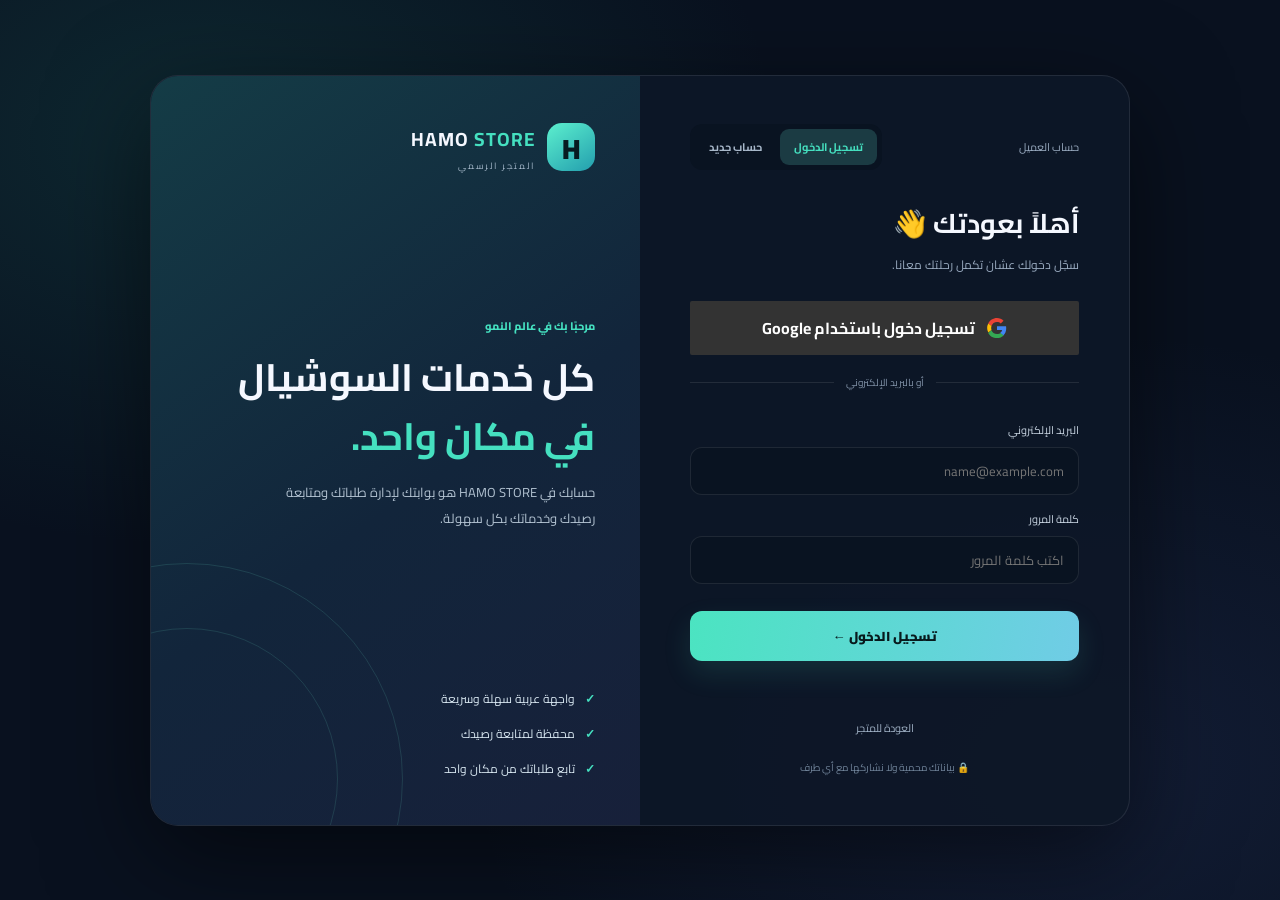
<file: login.html>
<!doctype html>
<html lang="ar" dir="rtl">
<head>
<meta charset="UTF-8"><meta name="viewport" content="width=device-width,initial-scale=1">
<meta name="theme-color" content="#09111f"><title>دخول العملاء | HAMO STORE</title>
<link rel="preconnect" href="https://fonts.googleapis.com"><link rel="preconnect" href="https://fonts.gstatic.com" crossorigin>
<link href="https://fonts.googleapis.com/css2?family=Cairo:wght@400;500;600;700;800;900&display=swap" rel="stylesheet">
<style>
:root{--bg:#09111f;--line:#ffffff17;--mint:#45e0c0;--muted:#9aabc0;--white:#f5f8ff}*{box-sizing:border-box}body{margin:0;min-height:100vh;background:radial-gradient(ellipse at 15% 15%,#1c6d6540,transparent 38%),radial-gradient(ellipse at 85% 85%,#4359a52b,transparent 40%),var(--bg);color:var(--white);font-family:Cairo,sans-serif;display:grid;place-items:center;padding:22px}.auth-shell{width:min(100%,980px);min-height:620px;display:grid;grid-template-columns:1fr 1fr;border:1px solid var(--line);border-radius:28px;overflow:hidden;background:#0d1727ed;box-shadow:0 30px 100px #0008}.visual{padding:45px;display:flex;flex-direction:column;justify-content:space-between;background:linear-gradient(145deg,#143c46,#12253b 55%,#17203a);position:relative;overflow:hidden}.visual:before,.visual:after{content:"";position:absolute;border:1px solid #75f1d322;border-radius:50%;width:430px;height:430px;left:-180px;bottom:-170px}.visual:after{width:300px;height:300px;left:-115px;bottom:-105px}.brand{display:flex;align-items:center;gap:12px;position:relative;z-index:1;text-decoration:none;color:inherit}.mark{width:48px;height:48px;border-radius:15px;background:linear-gradient(145deg,#5cf0ce,#239eae);display:grid;place-items:center;color:#071b20;font-size:28px;font-weight:900}.brand strong{font-size:19px;letter-spacing:1px}.brand strong span{color:var(--mint)}.brand small{display:block;color:#a4b7c8;font-size:9px;letter-spacing:2px}.visual-copy{position:relative;z-index:1;margin:45px 0}.tag{color:var(--mint);font-size:11px;font-weight:800}.visual h1{font-size:38px;line-height:1.55;margin:12px 0}.visual h1 span{color:var(--mint)}.visual p{color:#b2c2d1;line-height:2;font-size:13px;max-width:340px}.benefits{display:grid;gap:12px;position:relative;z-index:1;color:#d6e5ef;font-size:12px}.benefits div:before{content:"✓";color:var(--mint);margin-left:10px;font-weight:900}.form-side{padding:48px 50px;display:flex;flex-direction:column;justify-content:center}.form-top{display:flex;justify-content:space-between;align-items:center;margin-bottom:28px}.form-top>span{font-size:11px;color:var(--muted)}.switch{display:flex;background:#091321;padding:5px;border-radius:12px;gap:4px}.switch button{border:0;background:transparent;color:#a8b8ca;padding:8px 14px;border-radius:9px;font:700 11px Cairo;cursor:pointer}.switch button.active{background:#1b3b43;color:var(--mint)}h2{font-size:27px;margin:0 0 5px}.sub{font-size:12px;color:var(--muted);margin:0 0 25px}.field{margin:14px 0}.field label{display:block;font-size:11px;color:#c8d4e1;margin-bottom:7px}.field input{width:100%;height:48px;border-radius:12px;border:1px solid var(--line);background:#091321;color:white;padding:0 14px;font:13px Cairo;outline:none}.field input:focus{border-color:#45e0c080;box-shadow:0 0 0 3px #45e0c014}.google-btn{width:100%;min-height:54px;display:flex;align-items:center;justify-content:center;gap:12px;border:0;border-radius:2px;background:#333;color:#fff;text-decoration:none;font:700 16px Cairo;margin:0 0 16px;box-shadow:none}.google-btn svg{width:20px;height:20px;flex:none}.or-divider{display:flex;align-items:center;gap:12px;color:#8293a8;font-size:10px;margin:2px 0 14px}.or-divider:before,.or-divider:after{content:"";height:1px;background:#ffffff18;flex:1}.submit{width:100%;height:50px;margin-top:13px;border:0;border-radius:12px;background:linear-gradient(100deg,#4be4c1,#70cce6);color:#07191c;font:900 13px Cairo;cursor:pointer;box-shadow:0 12px 28px #45e0c020}.submit:disabled{opacity:.65;cursor:wait}.message{min-height:25px;color:#ff9c9c;font-size:11px;margin:12px 0 0}.message.ok{color:var(--mint)}.back{display:block;text-align:center;color:#9fb0c4;font-size:11px;margin-top:20px;text-decoration:none}.back:hover{color:var(--mint)}.hidden{display:none!important}.secure{text-align:center;color:#71849a;font-size:10px;margin-top:20px}@media(max-width:720px){body{padding:12px;display:block}.auth-shell{min-height:calc(100vh - 24px);grid-template-columns:1fr;border-radius:22px}.visual{padding:20px 22px 17px;min-height:auto}.visual-copy{margin:20px 0 10px}.visual h1{font-size:23px;margin:5px 0}.visual p{font-size:11px;margin:4px 0}.benefits{display:none}.mark{width:39px;height:39px;font-size:23px}.brand strong{font-size:16px}.form-side{padding:27px 23px 35px}.form-top{margin-bottom:22px}h2{font-size:24px}}@media(min-width:721px){.visual{grid-column:2}.form-side{grid-column:1;grid-row:1}}
</style></head>
<body><main class="auth-shell">
<section class="visual"><a class="brand" href="/login"><span class="mark">H</span><span><strong>HAMO <span>STORE</span></strong><small>المتجر الرسمي</small></span></a><div class="visual-copy"><div class="tag">مرحبًا بك في عالم النمو</div><h1>كل خدمات السوشيال<br><span>في مكان واحد.</span></h1><p>حسابك في HAMO STORE هو بوابتك لإدارة طلباتك ومتابعة رصيدك وخدماتك بكل سهولة.</p></div><div class="benefits"><div>واجهة عربية سهلة وسريعة</div><div>محفظة لمتابعة رصيدك</div><div>تابع طلباتك من مكان واحد</div></div></section>
<section class="form-side"><div class="form-top"><span>حساب العميل</span><div class="switch"><button id="loginTab" class="active" type="button">تسجيل الدخول</button><button id="registerTab" type="button">حساب جديد</button></div></div>
<h2 id="heading">أهلاً بعودتك 👋</h2><p class="sub" id="subheading">سجّل دخولك عشان تكمل رحلتك معانا.</p>
<a class="google-btn" id="googleBtn" href="/auth/google?mode=login"><svg viewBox="0 0 48 48" aria-hidden="true"><path fill="#EA4335" d="M24 9.5c3.5 0 6.6 1.2 9 3.5l6.7-6.7C35.6 2.4 30.2 0 24 0 14.6 0 6.5 5.4 3 13.3l7.8 6.1C12.5 13.2 17.8 9.5 24 9.5z"/><path fill="#4285F4" d="M46.1 24.5c0-1.6-.1-3.1-.4-4.5H24v9h12.4c-.6 2.9-2.3 5.4-4.8 7.1l7.5 5.8c4.4-4.1 7-10.1 7-17.4z"/><path fill="#FBBC05" d="M10.8 28.6a14.5 14.5 0 0 1 0-9.2L3 13.3a24 24 0 0 0 0 21.4z"/><path fill="#34A853" d="M24 48c6.5 0 12-2.1 16-6.1l-7.5-5.8c-2.1 1.4-4.8 2.3-8.5 2.3-6.2 0-11.5-3.7-13.2-9.1L3 35.7C6.5 42.6 14.1 48 24 48z"/></svg><span>تسجيل دخول باستخدام Google</span></a><div class="or-divider"><span>أو بالبريد الإلكتروني</span></div><form id="authForm" novalidate>
<div class="field hidden" id="nameWrap"><label for="name">الاسم بالكامل</label><input id="name" name="name" minlength="2" maxlength="100" autocomplete="name" placeholder="اكتب اسمك"></div>
<div class="field"><label for="email">البريد الإلكتروني</label><input id="email" name="email" type="email" autocomplete="email" placeholder="name@example.com" required></div>
<div class="field hidden" id="phoneWrap"><label for="phone">رقم الموبايل (اختياري)</label><input id="phone" name="phone" maxlength="40" autocomplete="tel" placeholder="01xxxxxxxxx"></div>
<div class="field"><label for="password">كلمة المرور</label><input id="password" name="password" type="password" autocomplete="current-password" placeholder="اكتب كلمة المرور" required></div>
<button class="submit" id="submitBtn" type="submit">تسجيل الدخول ←</button><p class="message" id="message" role="status"></p></form><a class="back" href="/">العودة للمتجر</a><div class="secure">🔒 بياناتك محمية ولا نشاركها مع أي طرف</div>
</section></main><script src="/login.js"></script></body></html>
</file>
